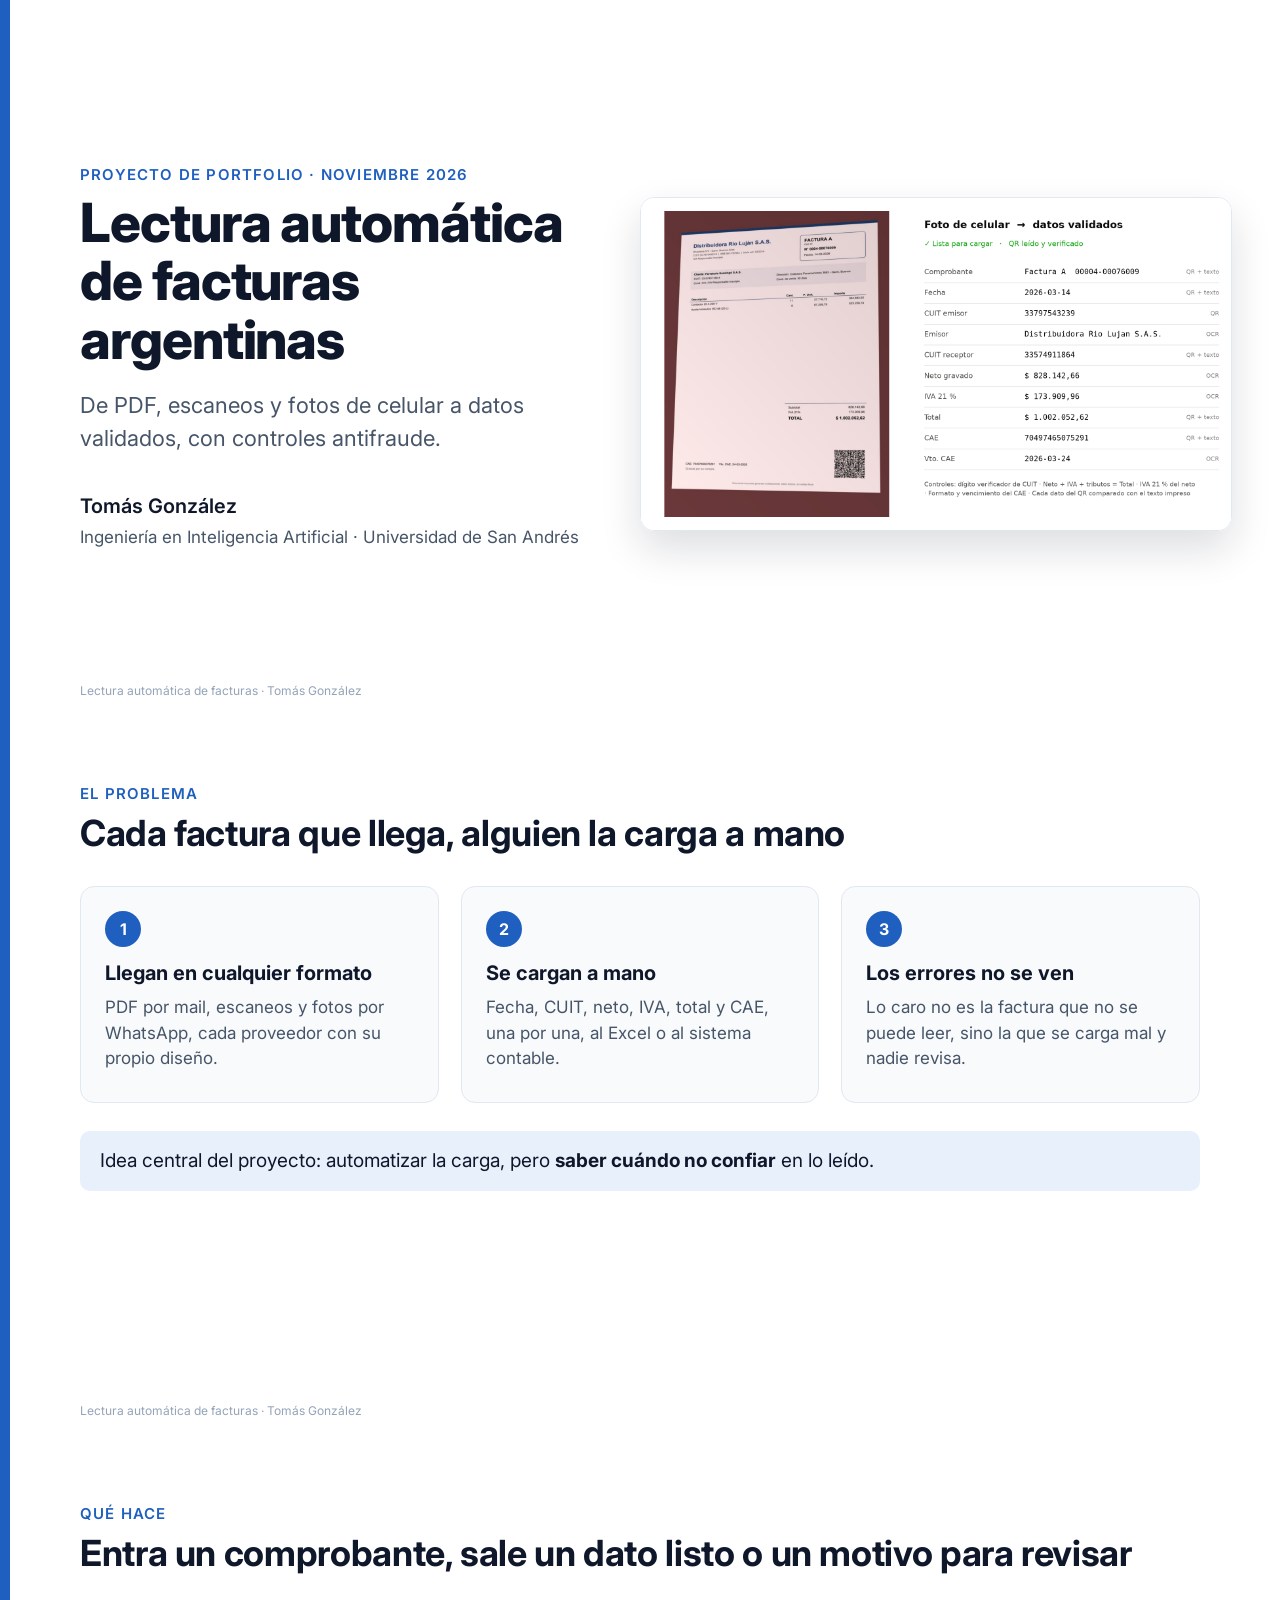
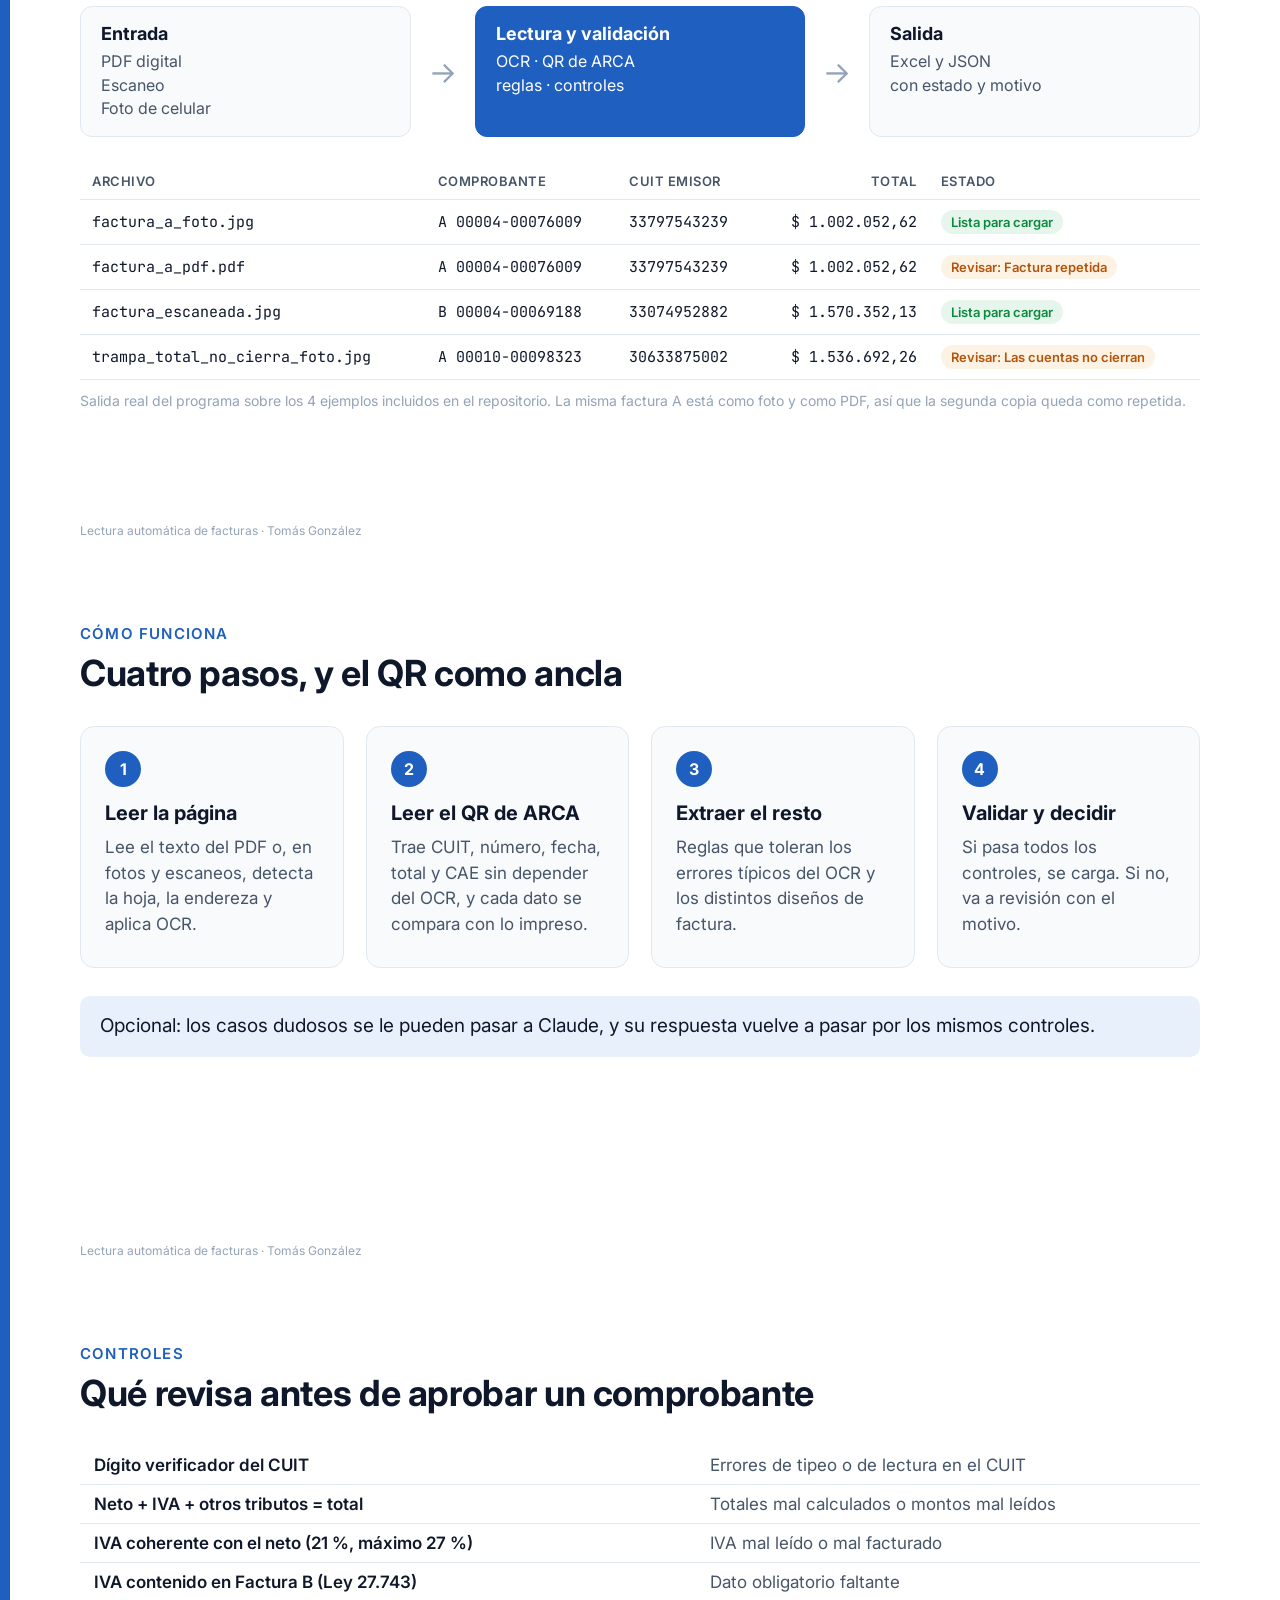
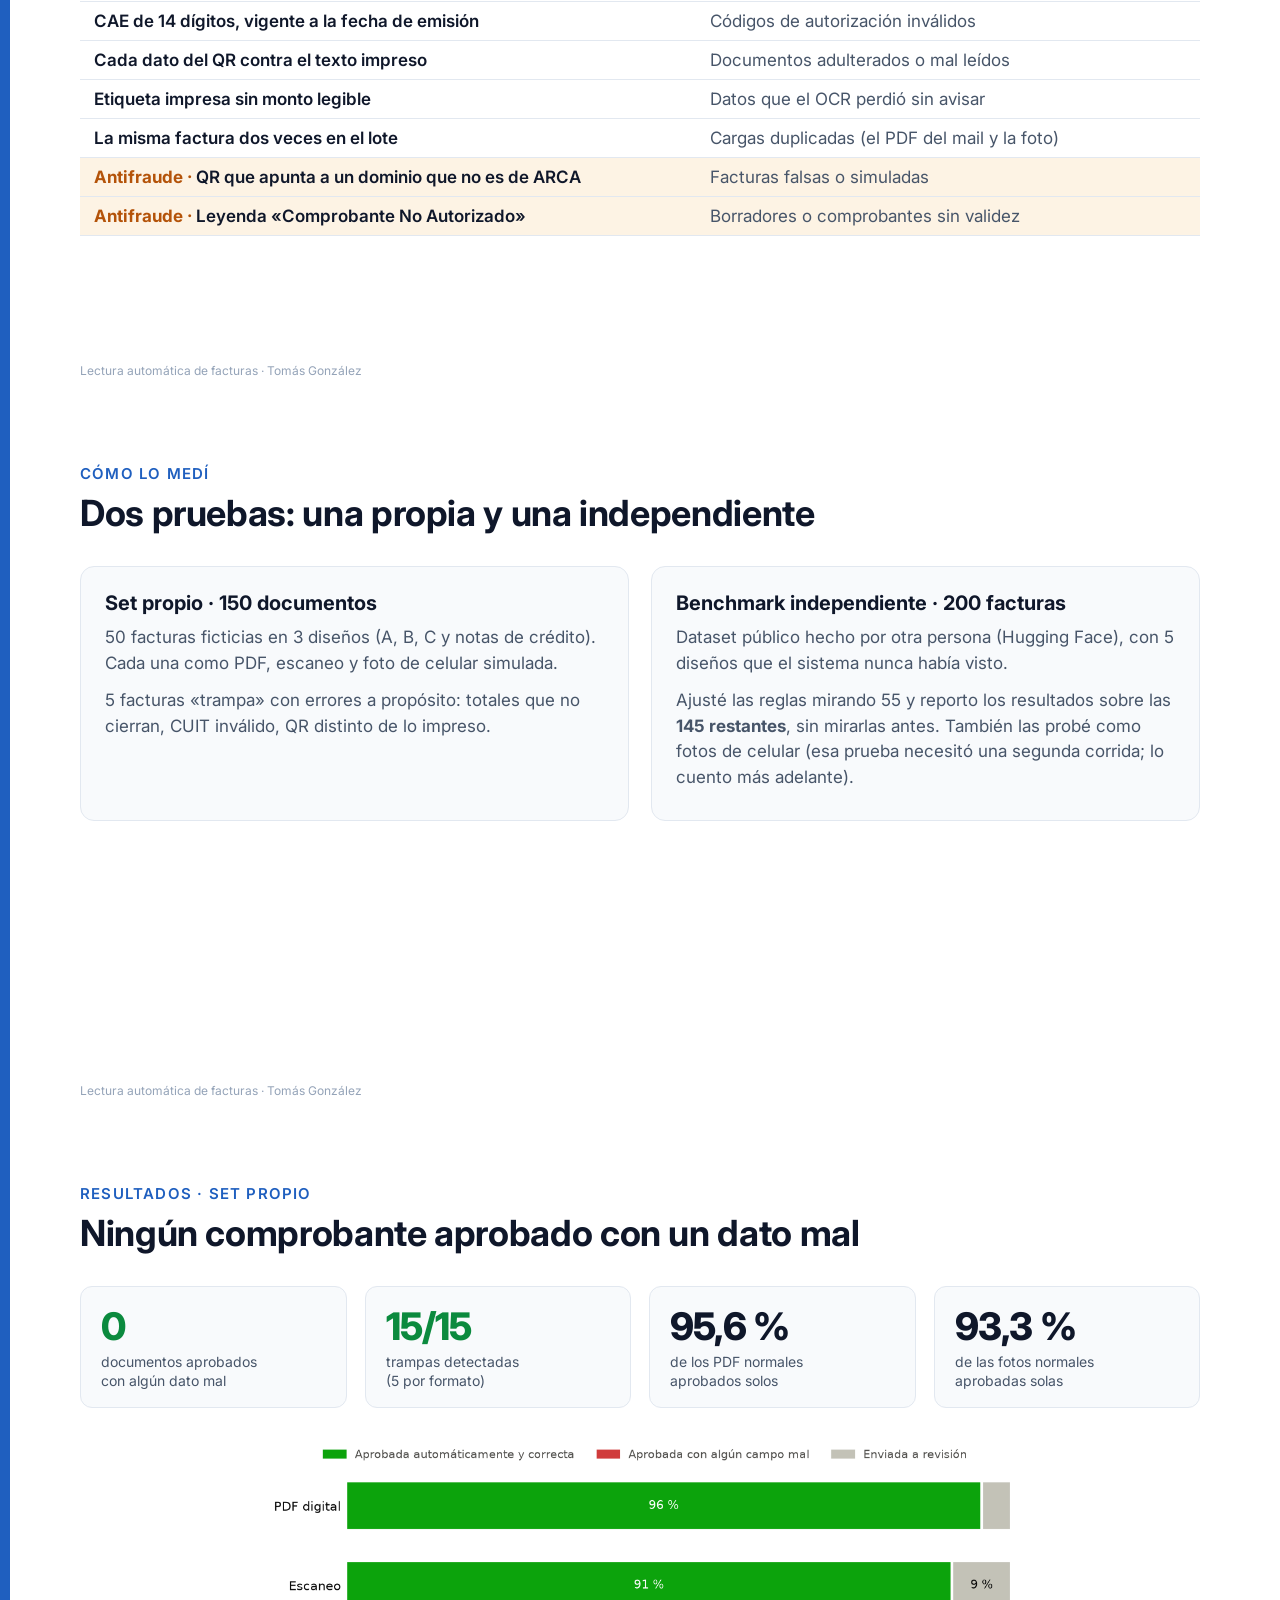
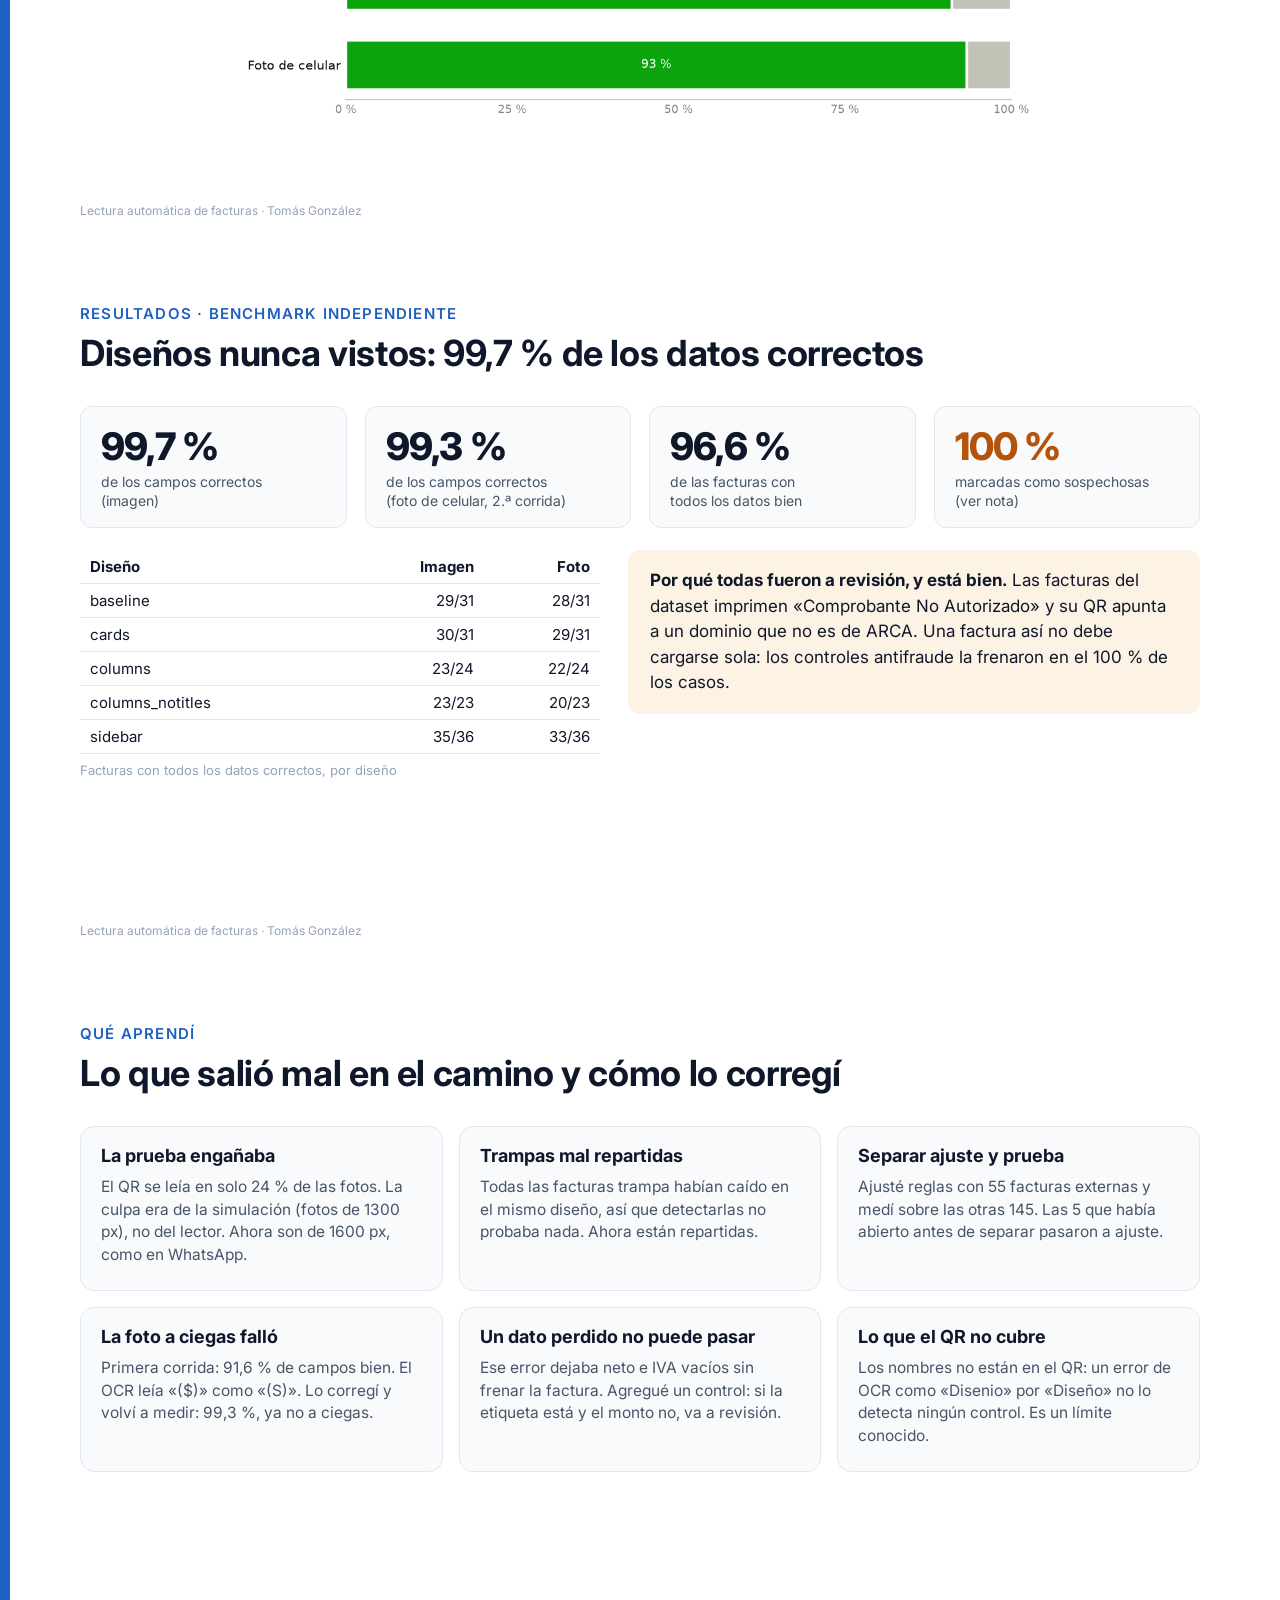
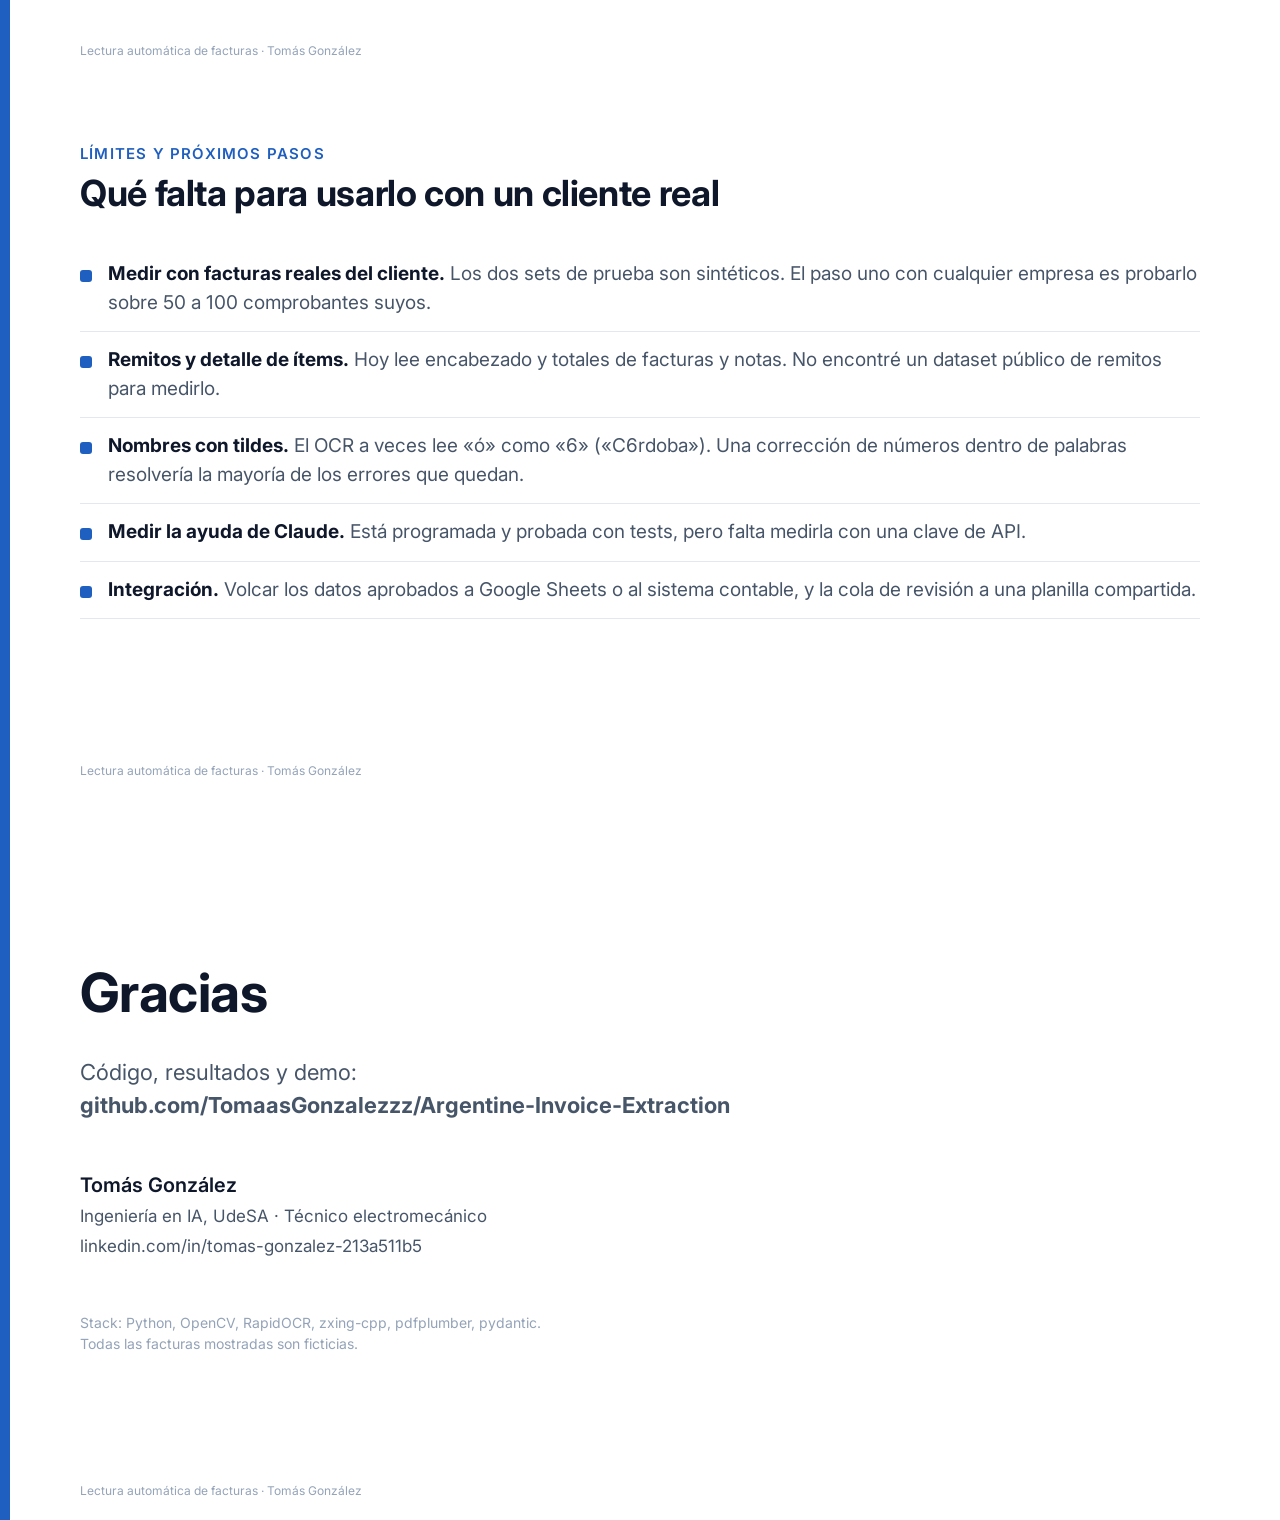
<file: docs/presentacion.html>
<!doctype html><html lang="es"><head><meta charset="utf-8"><title>Lectura automática de facturas argentinas</title>
<style>
@import url('https://fonts.googleapis.com/css2?family=Inter:wght@400;500;600;700;800&family=JetBrains+Mono:wght@400;600&display=swap');
@page { size: 1280px 720px; margin: 0; }
* { box-sizing: border-box; }
:root { --ink:#0f172a; --ink2:#475569; --muted:#94a3b8; --line:#e2e8f0; --bg:#ffffff; --soft:#f8fafc;
        --accent:#1f5fbf; --accent-soft:#e8f0fc; --good:#0b8a3e; --good-soft:#e6f6ec; --warn:#b45309; --warn-soft:#fdf3e4;
        --bad:#c2410c; }
html, body { margin:0; padding:0; background:#fff; }
body { font-family: Inter, "Segoe UI", system-ui, sans-serif; color: var(--ink); -webkit-print-color-adjust: exact; print-color-adjust: exact; }
.slide { width:1280px; height:720px; padding:64px 80px 56px; position:relative; overflow:hidden; page-break-after:always; background:var(--bg); }
.slide::before { content:""; position:absolute; left:0; top:0; bottom:0; width:10px; background:var(--accent); }
.slide::after { content:"Lectura automática de facturas · Tomás González"; position:absolute; left:80px; bottom:22px; font-size:12px; color:var(--muted); }
.eyebrow { font-size:15px; font-weight:600; letter-spacing:.08em; text-transform:uppercase; color:var(--accent); margin-bottom:10px; }
h1 { font-size:54px; line-height:1.08; margin:0 0 20px; font-weight:800; letter-spacing:-.02em; }
h2 { font-size:36px; line-height:1.15; margin:0 0 32px; font-weight:700; letter-spacing:-.01em; }
h3 { font-size:20px; margin:0 0 10px; font-weight:700; }
p { font-size:18px; line-height:1.5; color:var(--ink2); margin:0 0 12px; }
.lead { font-size:22px; color:var(--ink2); }
.author { margin-top:36px; font-size:20px; color:var(--ink); font-weight:600; }
.author span { font-weight:400; color:var(--ink2); font-size:17px; }
.cover { display:grid; grid-template-columns: 520px 1fr; gap:40px; align-items:center; padding-right:48px; }
.cover-img { width:100%; border-radius:14px; box-shadow:0 18px 40px rgba(15,23,42,.14); border:1px solid var(--line); }
.cards { display:grid; gap:22px; }
.cards.three { grid-template-columns: repeat(3, 1fr); }
.cards.four { grid-template-columns: repeat(4, 1fr); }
.cards.two { grid-template-columns: repeat(2, 1fr); }
.card { background:var(--soft); border:1px solid var(--line); border-radius:14px; padding:24px 24px 18px; }
.card p { font-size:17px; }
.cards.tight { gap:16px; }
.cards.tight .card { padding:18px 20px 12px; }
.cards.tight h3 { font-size:18px; }
.cards.tight p { font-size:15.5px; line-height:1.45; }
.checks td { padding:9px 14px !important; font-size:17px !important; }
.n { width:36px; height:36px; border-radius:50%; background:var(--accent); color:#fff; font-weight:700; display:flex; align-items:center; justify-content:center; margin-bottom:14px; }
.note { margin-top:28px; font-size:19px; color:var(--ink); background:var(--accent-soft); border-radius:10px; padding:16px 20px; }
.flow { display:flex; align-items:stretch; gap:18px; margin-bottom:26px; }
.box { flex:1; border:1px solid var(--line); border-radius:12px; padding:16px 20px; background:var(--soft); }
.box b { display:block; font-size:18px; margin-bottom:6px; }
.box span { font-size:16px; color:var(--ink2); line-height:1.45; }
.box.accent { background:var(--accent); border-color:var(--accent); }
.box.accent b, .box.accent span { color:#fff; }
.arrow { display:flex; align-items:center; font-size:30px; color:var(--muted); }
table { border-collapse:collapse; width:100%; }
.out th, .out td { text-align:left; padding:10px 12px; border-bottom:1px solid var(--line); font-size:15px; }
.out th { color:var(--ink2); font-weight:600; font-size:13px; text-transform:uppercase; letter-spacing:.04em; }
.mono { font-family:"JetBrains Mono", Consolas, monospace; font-size:14px; }
.num { text-align:right !important; }
.badge { display:inline-block; padding:4px 10px; border-radius:999px; font-size:13px; font-weight:600; }
.badge.ok { background:var(--good-soft); color:var(--good); }
.badge.rev { background:var(--warn-soft); color:var(--warn); }
.caption { font-size:14px; color:var(--muted); margin-top:10px; }
.checks td { padding:11px 14px; font-size:18px; border-bottom:1px solid var(--line); }
.checks td:first-child { font-weight:600; width:55%; }
.checks td:last-child { color:var(--ink2); }
.checks tr.fraud td { background:var(--warn-soft); }
.checks tr.fraud td:first-child::before { content:"Antifraude · "; color:var(--warn); font-weight:700; }
.kpis { display:grid; grid-template-columns:repeat(4,1fr); gap:18px; margin-bottom:22px; }
.kpi { border:1px solid var(--line); border-radius:12px; padding:16px 20px; background:var(--soft); }
.kpi .v { font-size:38px; font-weight:800; letter-spacing:-.02em; color:var(--ink); }
.kpi .l { font-size:14px; color:var(--ink2); line-height:1.35; margin-top:4px; }
.kpi.good .v { color:var(--good); }
.kpi.warn .v { color:var(--warn); }
.chart { width:100%; max-height:300px; object-fit:contain; }
.split { display:grid; grid-template-columns: 1fr 1.1fr; gap:28px; align-items:start; }
.small th, .small td { padding:7px 10px; font-size:15px; border-bottom:1px solid var(--line); text-align:left; }
.small caption { caption-side:bottom; font-size:13px; color:var(--muted); text-align:left; padding-top:8px; }
.callout { background:var(--warn-soft); border-radius:12px; padding:18px 22px; font-size:17px; line-height:1.5; color:var(--ink); }
.steps { margin:0; padding-left:0; list-style:none; }
.steps li { font-size:19px; line-height:1.5; color:var(--ink2); padding:14px 0 14px 28px; border-bottom:1px solid var(--line); position:relative; }
.steps li::before { content:""; position:absolute; left:0; top:24px; width:12px; height:12px; border-radius:3px; background:var(--accent); }
.steps b { color:var(--ink); }
.end { display:flex; flex-direction:column; justify-content:center; }
.end h2 { font-size:54px; }
.tiny { font-size:14px; color:var(--muted); margin-top:40px; }
</style></head><body>
<section class="slide cover">
  <div class="cover-text">
    <div class="eyebrow">Proyecto de portfolio · noviembre 2026</div>
    <h1>Lectura automática de facturas argentinas</h1>
    <p class="lead">De PDF, escaneos y fotos de celular a datos validados, con controles antifraude.</p>
    <p class="author">Tomás González<br><span>Ingeniería en Inteligencia Artificial · Universidad de San Andrés</span></p>
  </div>
  <img class="cover-img" src="../figures/ejemplo_foto.png" alt="Foto de una factura y los datos extraídos">
</section>

<section class="slide">
  <div class="eyebrow">El problema</div>
  <h2>Cada factura que llega, alguien la carga a mano</h2>
  <div class="cards three">
    <div class="card"><div class="n">1</div><h3>Llegan en cualquier formato</h3><p>PDF por mail, escaneos y fotos por WhatsApp, cada proveedor con su propio diseño.</p></div>
    <div class="card"><div class="n">2</div><h3>Se cargan a mano</h3><p>Fecha, CUIT, neto, IVA, total y CAE, una por una, al Excel o al sistema contable.</p></div>
    <div class="card"><div class="n">3</div><h3>Los errores no se ven</h3><p>Lo caro no es la factura que no se puede leer, sino la que se carga mal y nadie revisa.</p></div>
  </div>
  <p class="note">Idea central del proyecto: automatizar la carga, pero <b>saber cuándo no confiar</b> en lo leído.</p>
</section>

<section class="slide">
  <div class="eyebrow">Qué hace</div>
  <h2>Entra un comprobante, sale un dato listo o un motivo para revisar</h2>
  <div class="flow">
    <div class="box"><b>Entrada</b><span>PDF digital<br>Escaneo<br>Foto de celular</span></div>
    <div class="arrow">→</div>
    <div class="box accent"><b>Lectura y validación</b><span>OCR · QR de ARCA<br>reglas · controles</span></div>
    <div class="arrow">→</div>
    <div class="box"><b>Salida</b><span>Excel y JSON<br>con estado y motivo</span></div>
  </div>
  <table class="out">
    <thead><tr><th>Archivo</th><th>Comprobante</th><th>CUIT emisor</th><th class="num">Total</th><th>Estado</th></tr></thead>
    <tbody><tr><td class='mono'>factura_a_foto.jpg</td><td class='mono'>A 00004-00076009</td><td class='mono'>33797543239</td><td class='mono num'>$ 1.002.052,62</td><td><span class="badge ok">Lista para cargar</span></td></tr>
<tr><td class='mono'>factura_a_pdf.pdf</td><td class='mono'>A 00004-00076009</td><td class='mono'>33797543239</td><td class='mono num'>$ 1.002.052,62</td><td><span class="badge rev">Revisar: Factura repetida</span></td></tr>
<tr><td class='mono'>factura_escaneada.jpg</td><td class='mono'>B 00004-00069188</td><td class='mono'>33074952882</td><td class='mono num'>$ 1.570.352,13</td><td><span class="badge ok">Lista para cargar</span></td></tr>
<tr><td class='mono'>trampa_total_no_cierra_foto.jpg</td><td class='mono'>A 00010-00098323</td><td class='mono'>30633875002</td><td class='mono num'>$ 1.536.692,26</td><td><span class="badge rev">Revisar: Las cuentas no cierran</span></td></tr></tbody>
  </table>
  <p class="caption">Salida real del programa sobre los 4 ejemplos incluidos en el repositorio. La misma factura A está como foto y como PDF, así que la segunda copia queda como repetida.</p>
</section>

<section class="slide">
  <div class="eyebrow">Cómo funciona</div>
  <h2>Cuatro pasos, y el QR como ancla</h2>
  <div class="cards four">
    <div class="card"><div class="n">1</div><h3>Leer la página</h3><p>Lee el texto del PDF o, en fotos y escaneos, detecta la hoja, la endereza y aplica OCR.</p></div>
    <div class="card"><div class="n">2</div><h3>Leer el QR de ARCA</h3><p>Trae CUIT, número, fecha, total y CAE sin depender del OCR, y cada dato se compara con lo impreso.</p></div>
    <div class="card"><div class="n">3</div><h3>Extraer el resto</h3><p>Reglas que toleran los errores típicos del OCR y los distintos diseños de factura.</p></div>
    <div class="card"><div class="n">4</div><h3>Validar y decidir</h3><p>Si pasa todos los controles, se carga. Si no, va a revisión con el motivo.</p></div>
  </div>
  <p class="note">Opcional: los casos dudosos se le pueden pasar a Claude, y su respuesta vuelve a pasar por los mismos controles.</p>
</section>

<section class="slide">
  <div class="eyebrow">Controles</div>
  <h2>Qué revisa antes de aprobar un comprobante</h2>
  <table class="checks">
    <tr><td>Dígito verificador del CUIT</td><td>Errores de tipeo o de lectura en el CUIT</td></tr>
    <tr><td>Neto + IVA + otros tributos = total</td><td>Totales mal calculados o montos mal leídos</td></tr>
    <tr><td>IVA coherente con el neto (21 %, máximo 27 %)</td><td>IVA mal leído o mal facturado</td></tr>
    <tr><td>IVA contenido en Factura B (Ley 27.743)</td><td>Dato obligatorio faltante</td></tr>
    <tr><td>CAE de 14 dígitos, vigente a la fecha de emisión</td><td>Códigos de autorización inválidos</td></tr>
    <tr><td>Cada dato del QR contra el texto impreso</td><td>Documentos adulterados o mal leídos</td></tr>
    <tr><td>Etiqueta impresa sin monto legible</td><td>Datos que el OCR perdió sin avisar</td></tr>
    <tr><td>La misma factura dos veces en el lote</td><td>Cargas duplicadas (el PDF del mail y la foto)</td></tr>
    <tr class="fraud"><td>QR que apunta a un dominio que no es de ARCA</td><td>Facturas falsas o simuladas</td></tr>
    <tr class="fraud"><td>Leyenda «Comprobante No Autorizado»</td><td>Borradores o comprobantes sin validez</td></tr>
  </table>
</section>

<section class="slide">
  <div class="eyebrow">Cómo lo medí</div>
  <h2>Dos pruebas: una propia y una independiente</h2>
  <div class="cards two">
    <div class="card"><h3>Set propio · 150 documentos</h3>
      <p>50 facturas ficticias en 3 diseños (A, B, C y notas de crédito). Cada una como PDF, escaneo y foto de celular simulada.</p>
      <p>5 facturas «trampa» con errores a propósito: totales que no cierran, CUIT inválido, QR distinto de lo impreso.</p></div>
    <div class="card"><h3>Benchmark independiente · 200 facturas</h3>
      <p>Dataset público hecho por otra persona (Hugging Face), con 5 diseños que el sistema nunca había visto.</p>
      <p>Ajusté las reglas mirando 55 y reporto los resultados sobre las <b>145 restantes</b>, sin mirarlas antes. También las probé como fotos de celular (esa prueba necesitó una segunda corrida; lo cuento más adelante).</p></div>
  </div>
</section>

<section class="slide">
  <div class="eyebrow">Resultados · set propio</div>
  <h2>Ningún comprobante aprobado con un dato mal</h2>
  <div class="kpis">
    <div class="kpi good"><div class="v">0</div><div class="l">documentos aprobados<br>con algún dato mal</div></div>
    <div class="kpi good"><div class="v">15/15</div><div class="l">trampas detectadas<br>(5 por formato)</div></div>
    <div class="kpi "><div class="v">95,6 %</div><div class="l">de los PDF normales<br>aprobados solos</div></div>
    <div class="kpi "><div class="v">93,3 %</div><div class="l">de las fotos normales<br>aprobadas solas</div></div>
  </div>
  <img class="chart" src="../figures/resultados.png" alt="Resultado por tipo de captura">
</section>

<section class="slide">
  <div class="eyebrow">Resultados · benchmark independiente</div>
  <h2>Diseños nunca vistos: 99,7 % de los datos correctos</h2>
  <div class="kpis">
    <div class="kpi "><div class="v">99,7 %</div><div class="l">de los campos correctos<br>(imagen)</div></div>
    <div class="kpi "><div class="v">99,3 %</div><div class="l">de los campos correctos<br>(foto de celular, 2.ª corrida)</div></div>
    <div class="kpi "><div class="v">96,6 %</div><div class="l">de las facturas con<br>todos los datos bien</div></div>
    <div class="kpi warn"><div class="v">100 %</div><div class="l">marcadas como sospechosas<br>(ver nota)</div></div>
  </div>
  <div class="split">
    <table class="small">
      <thead><tr><th>Diseño</th><th class="num">Imagen</th><th class="num">Foto</th></tr></thead>
      <tbody><tr><td>baseline</td><td class='num'>29/31</td><td class='num'>28/31</td></tr><tr><td>cards</td><td class='num'>30/31</td><td class='num'>29/31</td></tr><tr><td>columns</td><td class='num'>23/24</td><td class='num'>22/24</td></tr><tr><td>columns_notitles</td><td class='num'>23/23</td><td class='num'>20/23</td></tr><tr><td>sidebar</td><td class='num'>35/36</td><td class='num'>33/36</td></tr></tbody>
      <caption>Facturas con todos los datos correctos, por diseño</caption>
    </table>
    <div class="callout">
      <b>Por qué todas fueron a revisión, y está bien.</b> Las facturas del dataset imprimen
      «Comprobante No Autorizado» y su QR apunta a un dominio que no es de ARCA. Una factura así
      no debe cargarse sola: los controles antifraude la frenaron en el 100 % de los casos.
    </div>
  </div>
</section>

<section class="slide">
  <div class="eyebrow">Qué aprendí</div>
  <h2>Lo que salió mal en el camino y cómo lo corregí</h2>
  <div class="cards three tight">
    <div class="card"><h3>La prueba engañaba</h3><p>El QR se leía en solo 24 % de las fotos. La culpa era de la simulación (fotos de 1300 px), no del lector. Ahora son de 1600 px, como en WhatsApp.</p></div>
    <div class="card"><h3>Trampas mal repartidas</h3><p>Todas las facturas trampa habían caído en el mismo diseño, así que detectarlas no probaba nada. Ahora están repartidas.</p></div>
    <div class="card"><h3>Separar ajuste y prueba</h3><p>Ajusté reglas con 55 facturas externas y medí sobre las otras 145. Las 5 que había abierto antes de separar pasaron a ajuste.</p></div>
    <div class="card"><h3>La foto a ciegas falló</h3><p>Primera corrida: 91,6 % de campos bien. El OCR leía «($)» como «(S)». Lo corregí y volví a medir: 99,3 %, ya no a ciegas.</p></div>
    <div class="card"><h3>Un dato perdido no puede pasar</h3><p>Ese error dejaba neto e IVA vacíos sin frenar la factura. Agregué un control: si la etiqueta está y el monto no, va a revisión.</p></div>
    <div class="card"><h3>Lo que el QR no cubre</h3><p>Los nombres no están en el QR: un error de OCR como «Disenio» por «Diseño» no lo detecta ningún control. Es un límite conocido.</p></div>
  </div>
</section>

<section class="slide">
  <div class="eyebrow">Límites y próximos pasos</div>
  <h2>Qué falta para usarlo con un cliente real</h2>
  <ul class="steps">
    <li><b>Medir con facturas reales del cliente.</b> Los dos sets de prueba son sintéticos. El paso uno con cualquier empresa es probarlo sobre 50 a 100 comprobantes suyos.</li>
    <li><b>Remitos y detalle de ítems.</b> Hoy lee encabezado y totales de facturas y notas. No encontré un dataset público de remitos para medirlo.</li>
    <li><b>Nombres con tildes.</b> El OCR a veces lee «ó» como «6» («C6rdoba»). Una corrección de números dentro de palabras resolvería la mayoría de los errores que quedan.</li>
    <li><b>Medir la ayuda de Claude.</b> Está programada y probada con tests, pero falta medirla con una clave de API.</li>
    <li><b>Integración.</b> Volcar los datos aprobados a Google Sheets o al sistema contable, y la cola de revisión a una planilla compartida.</li>
  </ul>
</section>

<section class="slide end">
  <h2>Gracias</h2>
  <p class="lead">Código, resultados y demo:<br><b>github.com/TomaasGonzalezzz/Argentine-Invoice-Extraction</b></p>
  <p class="author">Tomás González<br><span>Ingeniería en IA, UdeSA · Técnico electromecánico<br>linkedin.com/in/tomas-gonzalez-213a511b5</span></p>
  <p class="tiny">Stack: Python, OpenCV, RapidOCR, zxing-cpp, pdfplumber, pydantic.<br>
  Todas las facturas mostradas son ficticias.</p>
</section>
</body></html>
</file>
